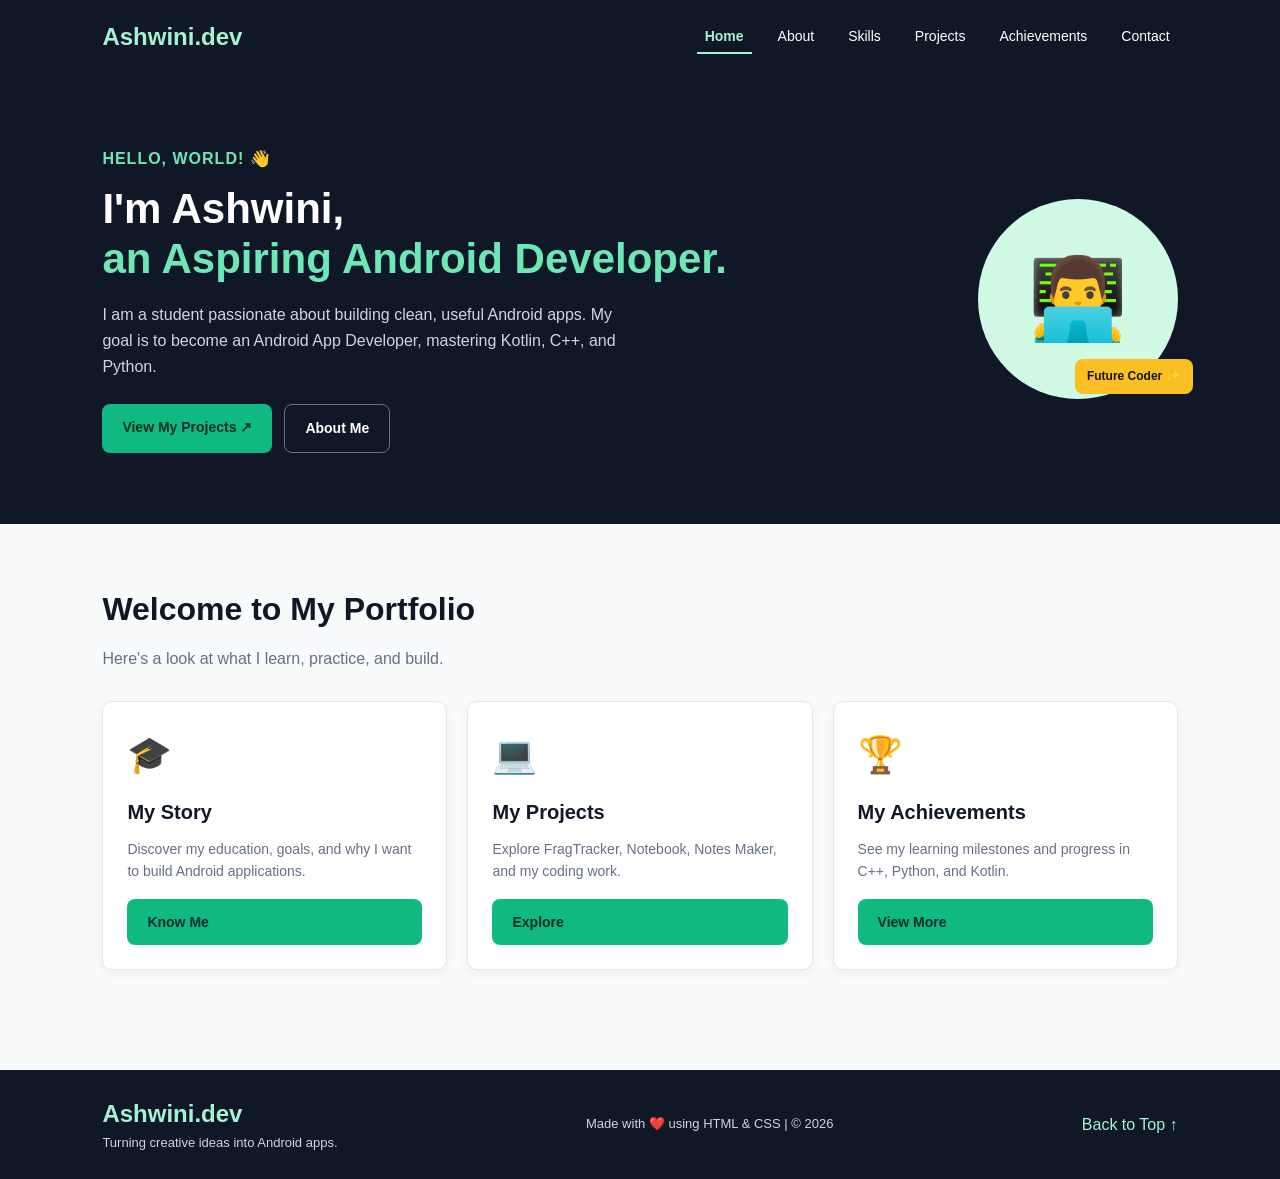
<file: index.html>
<!DOCTYPE html>
<html lang="en">
<head>
  <meta charset="UTF-8">
  <meta name="viewport" content="width=device-width, initial-scale=1.0">
  <title>Ashwini.dev | Home</title>
  <link rel="stylesheet" href="style.css">
</head>
<body>

  <!-- NAVBAR -->
  <header class="navbar">
    <a href="index.html" class="logo">Ashwini.dev</a>

    <nav class="nav-links">
      <a href="index.html" class="active">Home</a>
      <a href="about.html">About</a>
      <a href="skills.html">Skills</a>
      <a href="projects.html">Projects</a>
      <a href="achievements.html">Achievements</a>
      <a href="contact.html">Contact</a>
    </nav>
  </header>

  <!-- HERO SECTION -->
  <main>
    <section class="hero">
      <div class="hero-content">
        <div class="hello">HELLO, WORLD! 👋</div>

        <h1>I'm Ashwini,<br>
          <span>an Aspiring Android Developer.</span>
        </h1>

        <p>
          I am a student passionate about building clean, useful Android apps.
          My goal is to become an Android App Developer, mastering Kotlin, C++, and Python.
        </p>

        <div class="hero-buttons">
          <a href="projects.html" class="btn">View My Projects ↗</a>
          <a href="about.html" class="btn btn-outline">About Me</a>
        </div>
      </div>

      <div class="profile">
        👨‍💻
        <span class="badge">Future Coder ✨</span>
      </div>
    </section>

    <!-- WELCOME SECTION WITH CARDS -->
    <section>
      <h2 class="section-title">Welcome to My Portfolio</h2>
      <p class="section-intro">
        Here's a look at what I learn, practice, and build.
      </p>

      <div class="cards">
        <div class="card">
          <div class="card-icon">🎓</div>
          <h3>My Story</h3>
          <p>Discover my education, goals, and why I want to build Android applications.</p>
          <a href="about.html" class="btn">Know Me</a>
        </div>

        <div class="card">
          <div class="card-icon">💻</div>
          <h3>My Projects</h3>
          <p>Explore FragTracker, Notebook, Notes Maker, and my coding work.</p>
          <a href="projects.html" class="btn">Explore</a>
        </div>

        <div class="card">
          <div class="card-icon">🏆</div>
          <h3>My Achievements</h3>
          <p>See my learning milestones and progress in C++, Python, and Kotlin.</p>
          <a href="achievements.html" class="btn">View More</a>
        </div>
      </div>
    </section>
  </main>

  <!-- FOOTER -->
  <footer>
    <div>
      <a href="index.html" class="logo">Ashwini.dev</a>
      <p>Turning creative ideas into Android apps.</p>
    </div>

    <p>Made with ❤️ using HTML & CSS | © 2026</p>

    <a href="index.html">Back to Top ↑</a>
  </footer>

</body>
</html>
</file>
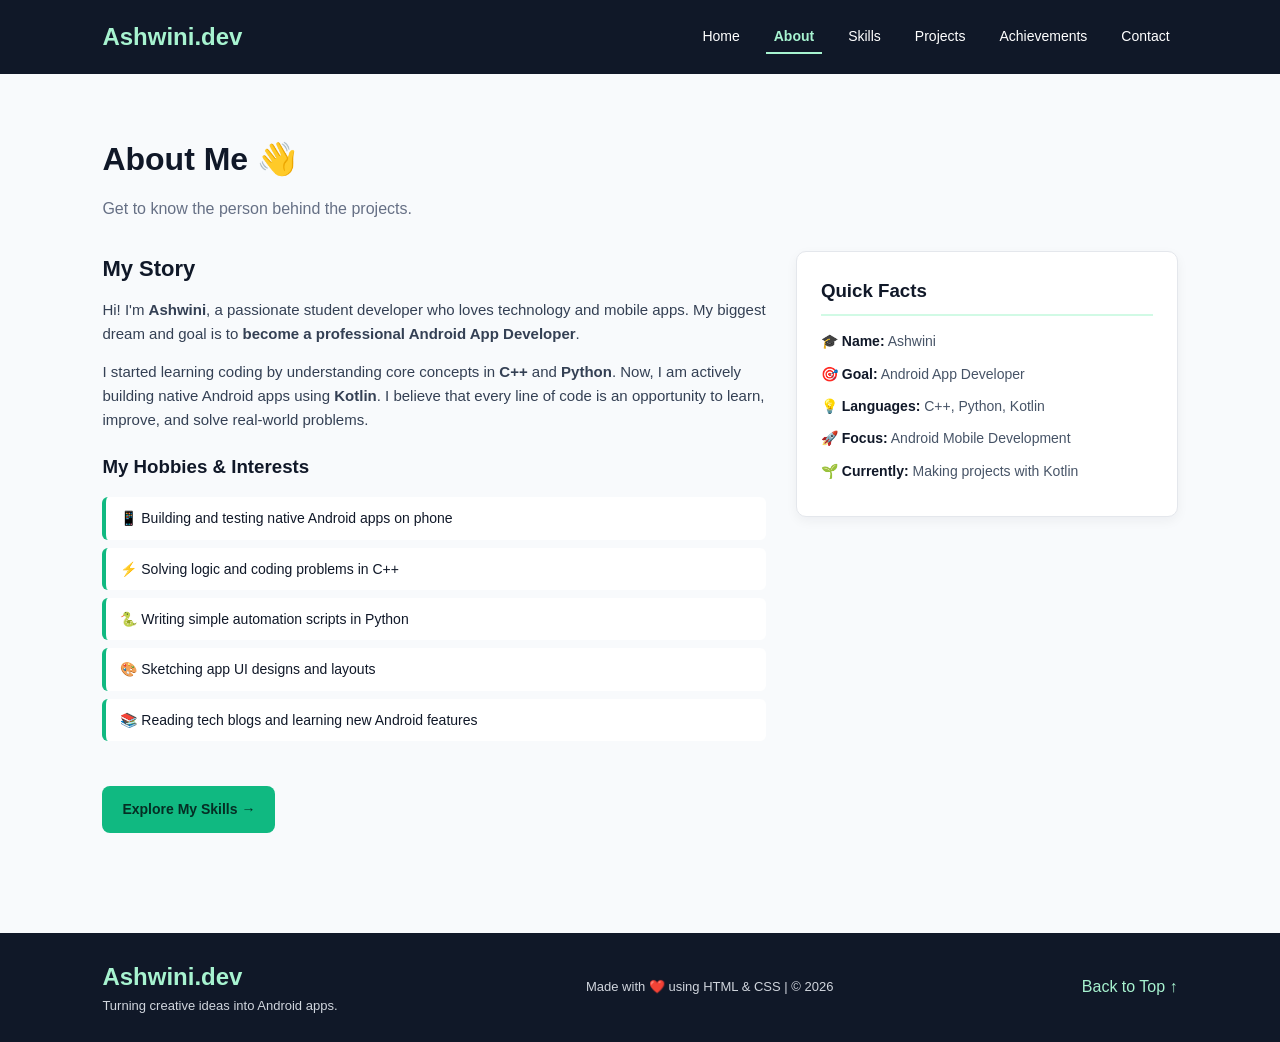
<file: about.html>
<!DOCTYPE html>
<html lang="en">
<head>
  <meta charset="UTF-8">
  <meta name="viewport" content="width=device-width, initial-scale=1.0">
  <title>Ashwini.dev | About Me</title>
  <link rel="stylesheet" href="style.css">
</head>
<body>

  <!-- NAVBAR -->
  <header class="navbar">
    <a href="index.html" class="logo">Ashwini.dev</a>

    <nav class="nav-links">
      <a href="index.html">Home</a>
      <a href="about.html" class="active">About</a>
      <a href="skills.html">Skills</a>
      <a href="projects.html">Projects</a>
      <a href="achievements.html">Achievements</a>
      <a href="contact.html">Contact</a>
    </nav>
  </header>

  <!-- ABOUT SECTION -->
  <main>
    <section>
      <h1 class="section-title">About Me 👋</h1>
      <p class="section-intro">Get to know the person behind the projects.</p>

      <div class="about-layout">
        <div class="about-text">
          <h2>My Story</h2>
          <p>
            Hi! I'm <strong>Ashwini</strong>, a passionate student developer who loves technology and mobile apps.
            My biggest dream and goal is to <strong>become a professional Android App Developer</strong>.
          </p>
          <p>
            I started learning coding by understanding core concepts in <strong>C++</strong> and <strong>Python</strong>.
            Now, I am actively building native Android apps using <strong>Kotlin</strong>.
            I believe that every line of code is an opportunity to learn, improve, and solve real-world problems.
          </p>

          <h3 style="margin-top: 20px; margin-bottom: 8px;">My Hobbies & Interests</h3>
          <ul class="hobbies-list">
            <li>📱 Building and testing native Android apps on phone</li>
            <li>⚡ Solving logic and coding problems in C++</li>
            <li>🐍 Writing simple automation scripts in Python</li>
            <li>🎨 Sketching app UI designs and layouts</li>
            <li>📚 Reading tech blogs and learning new Android features</li>
          </ul>
        </div>

        <div class="quick-facts">
          <h3>Quick Facts</h3>
          <p>🎓 <strong>Name:</strong> Ashwini</p>
          <p>🎯 <strong>Goal:</strong> Android App Developer</p>
          <p>💡 <strong>Languages:</strong> C++, Python, Kotlin</p>
          <p>🚀 <strong>Focus:</strong> Android Mobile Development</p>
          <p>🌱 <strong>Currently:</strong> Making projects with Kotlin</p>
        </div>
      </div>

      <div style="margin-top: 30px;">
        <a href="skills.html" class="btn">Explore My Skills →</a>
      </div>
    </section>
  </main>

  <!-- FOOTER -->
  <footer>
    <div>
      <a href="index.html" class="logo">Ashwini.dev</a>
      <p>Turning creative ideas into Android apps.</p>
    </div>

    <p>Made with ❤️ using HTML & CSS | © 2026</p>

    <a href="about.html">Back to Top ↑</a>
  </footer>

</body>
</html>
</file>
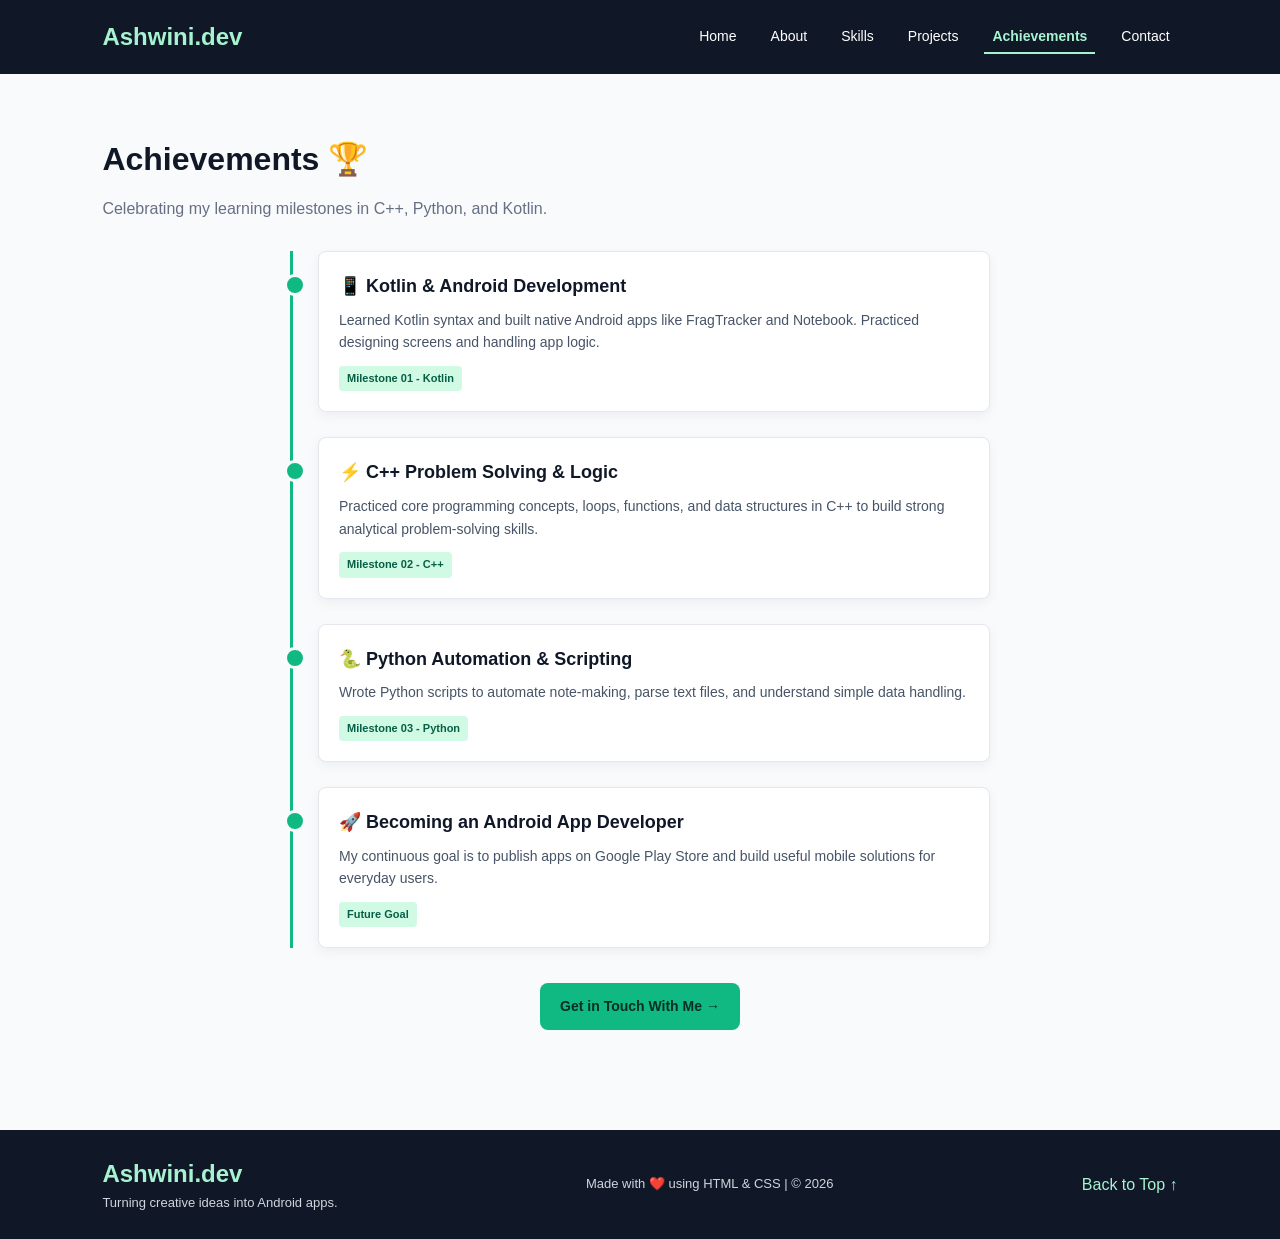
<file: achievements.html>
<!DOCTYPE html>
<html lang="en">
<head>
  <meta charset="UTF-8">
  <meta name="viewport" content="width=device-width, initial-scale=1.0">
  <title>Ashwini.dev | Achievements</title>
  <link rel="stylesheet" href="style.css">
</head>
<body>

  <!-- NAVBAR -->
  <header class="navbar">
    <a href="index.html" class="logo">Ashwini.dev</a>

    <nav class="nav-links">
      <a href="index.html">Home</a>
      <a href="about.html">About</a>
      <a href="skills.html">Skills</a>
      <a href="projects.html">Projects</a>
      <a href="achievements.html" class="active">Achievements</a>
      <a href="contact.html">Contact</a>
    </nav>
  </header>

  <!-- ACHIEVEMENTS SECTION -->
  <main>
    <section>
      <h1 class="section-title">Achievements 🏆</h1>
      <p class="section-intro">
        Celebrating my learning milestones in C++, Python, and Kotlin.
      </p>

      <div class="timeline">
        <!-- MILESTONE 1: KOTLIN -->
        <div class="timeline-item">
          <h3>📱 Kotlin & Android Development</h3>
          <p>
            Learned Kotlin syntax and built native Android apps like FragTracker and Notebook.
            Practiced designing screens and handling app logic.
          </p>
          <small>Milestone 01 - Kotlin</small>
        </div>

        <!-- MILESTONE 2: C++ -->
        <div class="timeline-item">
          <h3>⚡ C++ Problem Solving & Logic</h3>
          <p>
            Practiced core programming concepts, loops, functions, and data structures in C++
            to build strong analytical problem-solving skills.
          </p>
          <small>Milestone 02 - C++</small>
        </div>

        <!-- MILESTONE 3: PYTHON -->
        <div class="timeline-item">
          <h3>🐍 Python Automation & Scripting</h3>
          <p>
            Wrote Python scripts to automate note-making, parse text files, and understand
            simple data handling.
          </p>
          <small>Milestone 03 - Python</small>
        </div>

        <!-- MILESTONE 4: NEXT GOAL -->
        <div class="timeline-item">
          <h3>🚀 Becoming an Android App Developer</h3>
          <p>
            My continuous goal is to publish apps on Google Play Store and build useful
            mobile solutions for everyday users.
          </p>
          <small>Future Goal</small>
        </div>
      </div>

      <div style="text-align: center; margin-top: 35px;">
        <a href="contact.html" class="btn">Get in Touch With Me →</a>
      </div>
    </section>
  </main>

  <!-- FOOTER -->
  <footer>
    <div>
      <a href="index.html" class="logo">Ashwini.dev</a>
      <p>Turning creative ideas into Android apps.</p>
    </div>

    <p>Made with ❤️ using HTML & CSS | © 2026</p>

    <a href="achievements.html">Back to Top ↑</a>
  </footer>

</body>
</html>
</file>
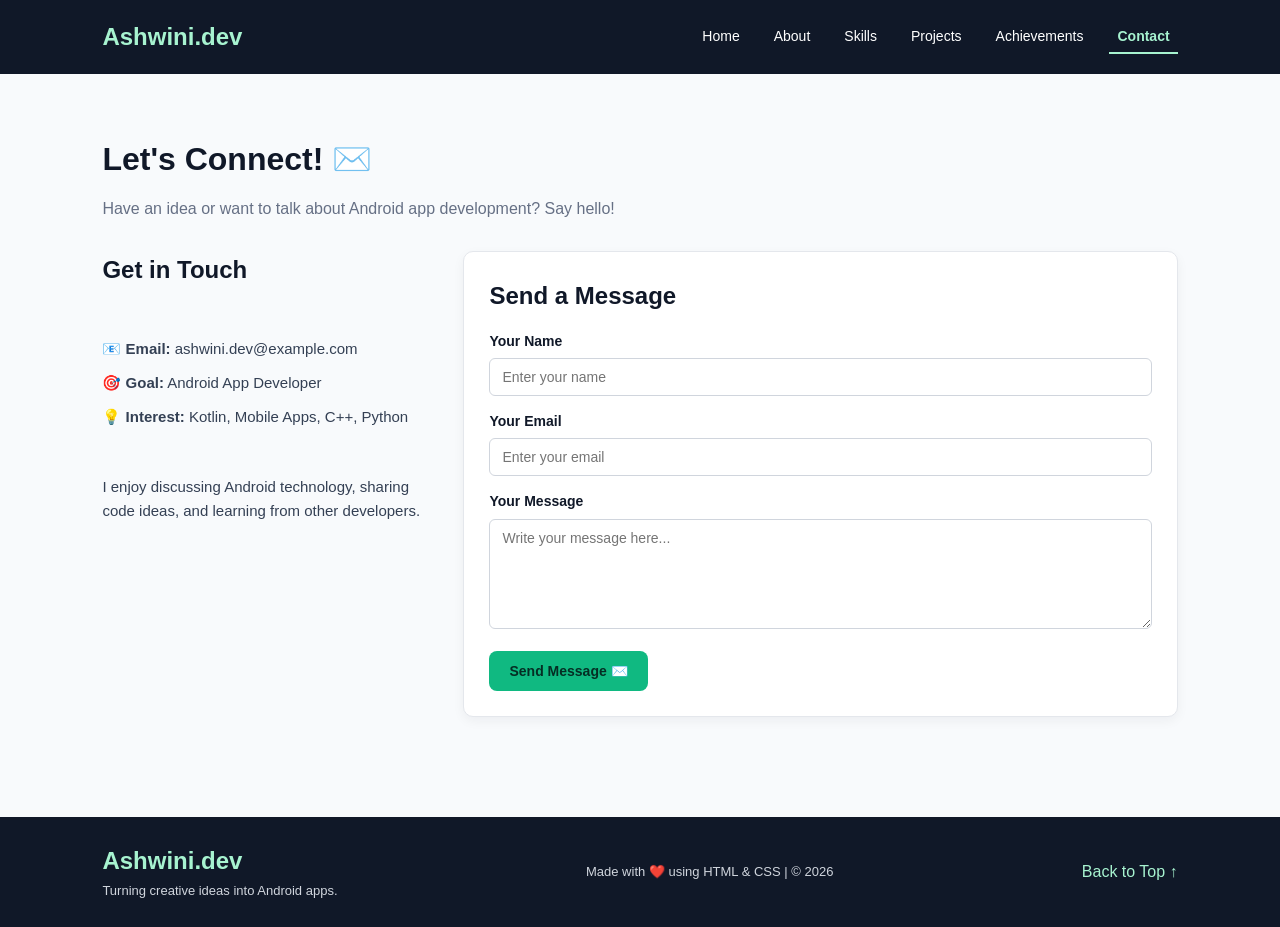
<file: contact.html>
<!DOCTYPE html>
<html lang="en">
<head>
  <meta charset="UTF-8">
  <meta name="viewport" content="width=device-width, initial-scale=1.0">
  <title>Ashwini.dev | Contact</title>
  <link rel="stylesheet" href="style.css">
</head>
<body>

  <!-- NAVBAR -->
  <header class="navbar">
    <a href="index.html" class="logo">Ashwini.dev</a>

    <nav class="nav-links">
      <a href="index.html">Home</a>
      <a href="about.html">About</a>
      <a href="skills.html">Skills</a>
      <a href="projects.html">Projects</a>
      <a href="achievements.html">Achievements</a>
      <a href="contact.html" class="active">Contact</a>
    </nav>
  </header>

  <!-- CONTACT SECTION -->
  <main>
    <section>
      <h1 class="section-title">Let's Connect! ✉️</h1>
      <p class="section-intro">
        Have an idea or want to talk about Android app development? Say hello!
      </p>

      <div class="contact-layout">
        <div class="contact-info">
          <h2>Get in Touch</h2>
          <br>
          <p>📧 <strong>Email:</strong> ashwini.dev@example.com</p>
          <p>🎯 <strong>Goal:</strong> Android App Developer</p>
          <p>💡 <strong>Interest:</strong> Kotlin, Mobile Apps, C++, Python</p>
          <br>
          <p>
            I enjoy discussing Android technology, sharing code ideas,
            and learning from other developers.
          </p>
        </div>

        <form class="contact-form" action="mailto:ashwini.dev@example.com" method="post" enctype="text/plain">
          <h2>Send a Message</h2>

          <label for="name">Your Name</label>
          <input type="text" id="name" name="name" placeholder="Enter your name" required>

          <label for="email">Your Email</label>
          <input type="email" id="email" name="email" placeholder="Enter your email" required>

          <label for="message">Your Message</label>
          <textarea id="message" name="message" placeholder="Write your message here..." required></textarea>

          <button type="submit" class="btn">Send Message ✉️</button>
        </form>
      </div>
    </section>
  </main>

  <!-- FOOTER -->
  <footer>
    <div>
      <a href="index.html" class="logo">Ashwini.dev</a>
      <p>Turning creative ideas into Android apps.</p>
    </div>

    <p>Made with ❤️ using HTML & CSS | © 2026</p>

    <a href="contact.html">Back to Top ↑</a>
  </footer>

</body>
</html>
</file>
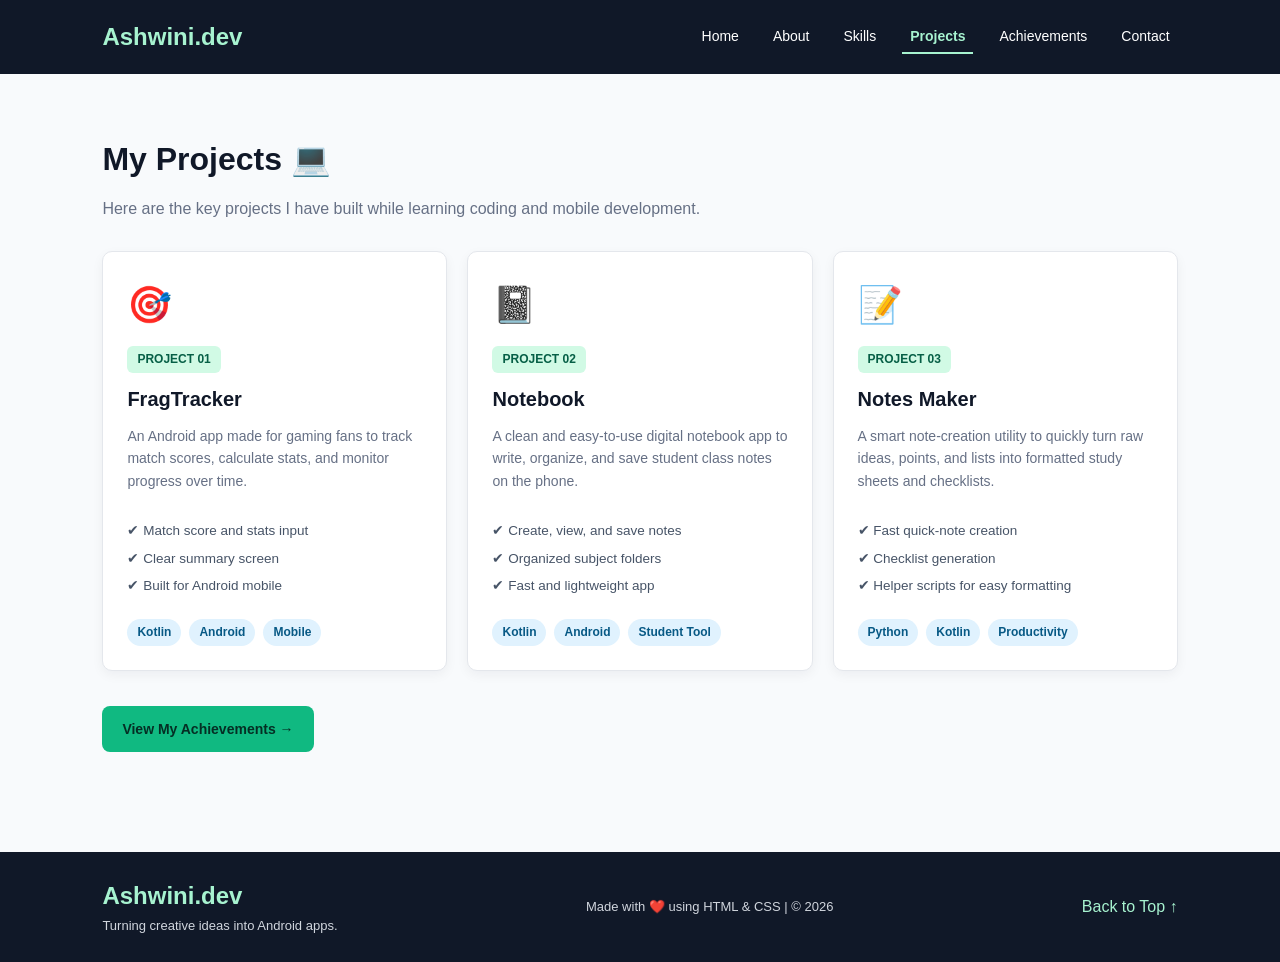
<file: projects.html>
<!DOCTYPE html>
<html lang="en">
<head>
  <meta charset="UTF-8">
  <meta name="viewport" content="width=device-width, initial-scale=1.0">
  <title>Ashwini.dev | Projects</title>
  <link rel="stylesheet" href="style.css">
</head>
<body>

  <!-- NAVBAR -->
  <header class="navbar">
    <a href="index.html" class="logo">Ashwini.dev</a>

    <nav class="nav-links">
      <a href="index.html">Home</a>
      <a href="about.html">About</a>
      <a href="skills.html">Skills</a>
      <a href="projects.html" class="active">Projects</a>
      <a href="achievements.html">Achievements</a>
      <a href="contact.html">Contact</a>
    </nav>
  </header>

  <!-- PROJECTS SECTION -->
  <main>
    <section>
      <h1 class="section-title">My Projects 💻</h1>
      <p class="section-intro">
        Here are the key projects I have built while learning coding and mobile development.
      </p>

      <div class="cards">
        <!-- PROJECT 1: FRAGTRACKER -->
        <div class="card">
          <div class="card-icon">🎯</div>
          <span class="project-number">PROJECT 01</span>
          <h3>FragTracker</h3>
          <p>
            An Android app made for gaming fans to track match scores, calculate stats,
            and monitor progress over time.
          </p>
          <ul class="project-features">
            <li>✔ Match score and stats input</li>
            <li>✔ Clear summary screen</li>
            <li>✔ Built for Android mobile</li>
          </ul>
          <div class="tags">
            <span class="tag">Kotlin</span>
            <span class="tag">Android</span>
            <span class="tag">Mobile</span>
          </div>
        </div>

        <!-- PROJECT 2: NOTEBOOK -->
        <div class="card">
          <div class="card-icon">📓</div>
          <span class="project-number">PROJECT 02</span>
          <h3>Notebook</h3>
          <p>
            A clean and easy-to-use digital notebook app to write, organize,
            and save student class notes on the phone.
          </p>
          <ul class="project-features">
            <li>✔ Create, view, and save notes</li>
            <li>✔ Organized subject folders</li>
            <li>✔ Fast and lightweight app</li>
          </ul>
          <div class="tags">
            <span class="tag">Kotlin</span>
            <span class="tag">Android</span>
            <span class="tag">Student Tool</span>
          </div>
        </div>

        <!-- PROJECT 3: NOTES MAKER -->
        <div class="card">
          <div class="card-icon">📝</div>
          <span class="project-number">PROJECT 03</span>
          <h3>Notes Maker</h3>
          <p>
            A smart note-creation utility to quickly turn raw ideas, points, and lists
            into formatted study sheets and checklists.
          </p>
          <ul class="project-features">
            <li>✔ Fast quick-note creation</li>
            <li>✔ Checklist generation</li>
            <li>✔ Helper scripts for easy formatting</li>
          </ul>
          <div class="tags">
            <span class="tag">Python</span>
            <span class="tag">Kotlin</span>
            <span class="tag">Productivity</span>
          </div>
        </div>
      </div>

      <div style="margin-top: 35px;">
        <a href="achievements.html" class="btn">View My Achievements →</a>
      </div>
    </section>
  </main>

  <!-- FOOTER -->
  <footer>
    <div>
      <a href="index.html" class="logo">Ashwini.dev</a>
      <p>Turning creative ideas into Android apps.</p>
    </div>

    <p>Made with ❤️ using HTML & CSS | © 2026</p>

    <a href="projects.html">Back to Top ↑</a>
  </footer>

</body>
</html>
</file>
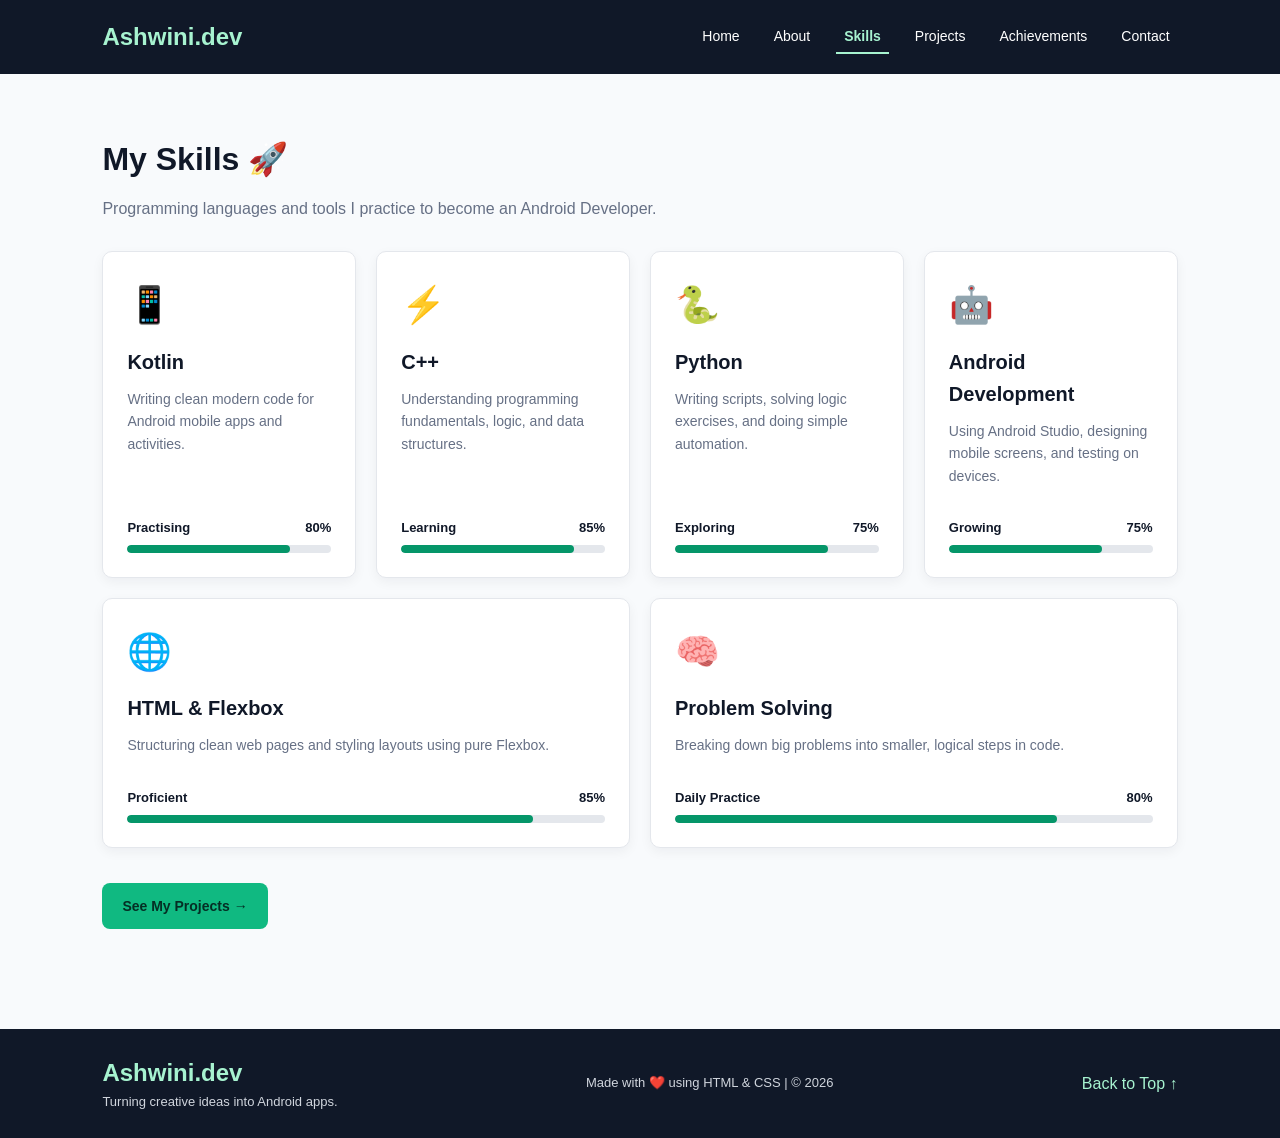
<file: skills.html>
<!DOCTYPE html>
<html lang="en">
<head>
  <meta charset="UTF-8">
  <meta name="viewport" content="width=device-width, initial-scale=1.0">
  <title>Ashwini.dev | Skills</title>
  <link rel="stylesheet" href="style.css">
</head>
<body>

  <!-- NAVBAR -->
  <header class="navbar">
    <a href="index.html" class="logo">Ashwini.dev</a>

    <nav class="nav-links">
      <a href="index.html">Home</a>
      <a href="about.html">About</a>
      <a href="skills.html" class="active">Skills</a>
      <a href="projects.html">Projects</a>
      <a href="achievements.html">Achievements</a>
      <a href="contact.html">Contact</a>
    </nav>
  </header>

  <!-- SKILLS SECTION -->
  <main>
    <section>
      <h1 class="section-title">My Skills 🚀</h1>
      <p class="section-intro">
        Programming languages and tools I practice to become an Android Developer.
      </p>

      <div class="cards">
        <!-- 1. KOTLIN -->
        <div class="card">
          <div class="card-icon">📱</div>
          <h3>Kotlin</h3>
          <p>Writing clean modern code for Android mobile apps and activities.</p>
          <div class="skill-label">
            <span>Practising</span><span>80%</span>
          </div>
          <div class="progress">
            <div class="progress-bar" style="width: 80%;"></div>
          </div>
        </div>

        <!-- 2. C++ -->
        <div class="card">
          <div class="card-icon">⚡</div>
          <h3>C++</h3>
          <p>Understanding programming fundamentals, logic, and data structures.</p>
          <div class="skill-label">
            <span>Learning</span><span>85%</span>
          </div>
          <div class="progress">
            <div class="progress-bar" style="width: 85%;"></div>
          </div>
        </div>

        <!-- 3. PYTHON -->
        <div class="card">
          <div class="card-icon">🐍</div>
          <h3>Python</h3>
          <p>Writing scripts, solving logic exercises, and doing simple automation.</p>
          <div class="skill-label">
            <span>Exploring</span><span>75%</span>
          </div>
          <div class="progress">
            <div class="progress-bar" style="width: 75%;"></div>
          </div>
        </div>

        <!-- 4. ANDROID DEVELOPMENT -->
        <div class="card">
          <div class="card-icon">🤖</div>
          <h3>Android Development</h3>
          <p>Using Android Studio, designing mobile screens, and testing on devices.</p>
          <div class="skill-label">
            <span>Growing</span><span>75%</span>
          </div>
          <div class="progress">
            <div class="progress-bar" style="width: 75%;"></div>
          </div>
        </div>

        <!-- 5. HTML & CSS FLEXBOX -->
        <div class="card">
          <div class="card-icon">🌐</div>
          <h3>HTML & Flexbox</h3>
          <p>Structuring clean web pages and styling layouts using pure Flexbox.</p>
          <div class="skill-label">
            <span>Proficient</span><span>85%</span>
          </div>
          <div class="progress">
            <div class="progress-bar" style="width: 85%;"></div>
          </div>
        </div>

        <!-- 6. PROBLEM SOLVING -->
        <div class="card">
          <div class="card-icon">🧠</div>
          <h3>Problem Solving</h3>
          <p>Breaking down big problems into smaller, logical steps in code.</p>
          <div class="skill-label">
            <span>Daily Practice</span><span>80%</span>
          </div>
          <div class="progress">
            <div class="progress-bar" style="width: 80%;"></div>
          </div>
        </div>
      </div>

      <div style="margin-top: 35px;">
        <a href="projects.html" class="btn">See My Projects →</a>
      </div>
    </section>
  </main>

  <!-- FOOTER -->
  <footer>
    <div>
      <a href="index.html" class="logo">Ashwini.dev</a>
      <p>Turning creative ideas into Android apps.</p>
    </div>

    <p>Made with ❤️ using HTML & CSS | © 2026</p>

    <a href="skills.html">Back to Top ↑</a>
  </footer>

</body>
</html>
</file>
<file: style.css>
* {
  margin: 0;
  padding: 0;
  box-sizing: border-box;
}

body {
  font-family: Arial, sans-serif;
  background-color: #f8fafc;
  color: #101828;
  line-height: 1.6;
}

a {
  text-decoration: none;
}


section {
  padding: 60px 8%;
}

.section-title {
  font-size: 32px;
  color: #101828;
  margin-bottom: 10px;
}

.section-intro {
  color: #667085;
  margin-bottom: 30px;
  font-size: 16px;
}


.navbar {
  display: flex;
  justify-content: space-between;
  align-items: center;
  flex-wrap: wrap;
  gap: 15px;
  padding: 18px 8%;
  background-color: #101828;
  position: sticky;
  top: 0;
  z-index: 10;
}

.logo {
  color: #a7f3d0;
  font-size: 24px;
  font-weight: bold;
}

.nav-links {
  display: flex;
  flex-wrap: wrap;
  gap: 18px;
}

.nav-links a {
  color: #ffffff;
  font-size: 14px;
  padding: 5px 8px;
  transition: 0.2s;
}

.nav-links a:hover {
  color: #a7f3d0;
}


.nav-links a.active {
  color: #a7f3d0;
  border-bottom: 2px solid #a7f3d0;
  font-weight: bold;
}


.hero {
  display: flex;
  justify-content: space-between;
  align-items: center;
  flex-wrap: wrap;
  gap: 40px;
  background-color: #101828;
  color: #ffffff;
  min-height: 450px;
}

.hero-content {
  flex: 1;
  min-width: 280px;
}

.hero-content .hello {
  color: #6ee7b7;
  font-weight: bold;
  margin-bottom: 12px;
  letter-spacing: 1px;
}

.hero h1 {
  font-size: 42px;
  line-height: 1.2;
  margin-bottom: 14px;
}

.hero h1 span {
  color: #6ee7b7;
}

.hero p {
  color: #d0d5dd;
  margin: 18px 0 25px;
  max-width: 520px;
  font-size: 16px;
}


.hero-buttons {
  display: flex;
  gap: 12px;
  flex-wrap: wrap;
}

.btn {
  display: inline-block;
  padding: 12px 20px;
  border-radius: 8px;
  background-color: #10b981;
  color: #052e24;
  font-weight: bold;
  font-size: 14px;
  border: none;
  cursor: pointer;
  transition: 0.3s;
}

.btn:hover {
  background-color: #6ee7b7;
}

.btn-outline {
  background-color: transparent;
  color: #ffffff;
  border: 1px solid #667085;
}

.btn-outline:hover {
  background-color: #344054;
  color: #ffffff;
}


.profile {
  position: relative;
  width: 200px;
  height: 200px;
  border-radius: 50%;
  background-color: #d1fae5;
  display: flex;
  justify-content: center;
  align-items: center;
  font-size: 80px;
  margin: 0 auto;
  flex-shrink: 0;
}

.badge {
  position: absolute;
  bottom: 5px;
  right: -15px;
  background-color: #fbbf24;
  color: #111827;
  padding: 8px 12px;
  border-radius: 8px;
  font-size: 12px;
  font-weight: bold;
}


.cards {
  display: flex;
  flex-wrap: wrap;
  gap: 20px;
}

.card {
  flex: 1 1 240px;
  background-color: #ffffff;
  padding: 24px;
  border-radius: 10px;
  border: 1px solid #e4e7ec;
  box-shadow: 0 4px 12px rgba(16, 24, 40, 0.05);
  display: flex;
  flex-direction: column;
}

.card:hover {
  border-color: #10b981;
}

.card-icon {
  font-size: 36px;
  margin-bottom: 12px;
}

.card h3 {
  font-size: 20px;
  margin-bottom: 10px;
  color: #101828;
}

.card p {
  color: #667085;
  font-size: 14px;
  margin-bottom: 16px;
  flex-grow: 1;
}


.skill-label {
  display: flex;
  justify-content: space-between;
  margin: 15px 0 6px;
  font-size: 13px;
  font-weight: bold;
}

.progress {
  height: 8px;
  border-radius: 10px;
  background-color: #e4e7ec;
  overflow: hidden;
}

.progress-bar {
  height: 100%;
  background-color: #059669;
  border-radius: 10px;
}


.project-number {
  display: inline-block;
  background-color: #d1fae5;
  color: #065f46;
  padding: 4px 10px;
  border-radius: 6px;
  font-size: 12px;
  font-weight: bold;
  margin-bottom: 10px;
  width: fit-content;
}

.project-features {
  list-style: none;
  margin: 12px 0 16px;
  font-size: 13.5px;
  color: #475467;
}

.project-features li {
  margin-bottom: 6px;
}

.tags {
  display: flex;
  gap: 8px;
  flex-wrap: wrap;
  margin-top: auto;
}

.tag {
  background-color: #e0f2fe;
  color: #075985;
  border-radius: 20px;
  padding: 4px 10px;
  font-size: 12px;
  font-weight: bold;
}


.about-layout {
  display: flex;
  gap: 30px;
  align-items: flex-start;
  flex-wrap: wrap;
}

.about-text {
  flex: 2;
  min-width: 280px;
}

.about-text h2 {
  margin-bottom: 12px;
  font-size: 22px;
}

.about-text p {
  color: #344054;
  margin-bottom: 14px;
  font-size: 15px;
}

.hobbies-list {
  list-style: none;
  margin: 15px 0;
}

.hobbies-list li {
  background-color: #ffffff;
  padding: 10px 14px;
  border-radius: 6px;
  margin-bottom: 8px;
  border-left: 4px solid #10b981;
  font-size: 14px;
}

.quick-facts {
  flex: 1;
  min-width: 240px;
  background-color: #ffffff;
  padding: 24px;
  border-radius: 10px;
  border: 1px solid #e4e7ec;
  box-shadow: 0 4px 12px rgba(16, 24, 40, 0.05);
}

.quick-facts h3 {
  margin-bottom: 14px;
  border-bottom: 2px solid #d1fae5;
  padding-bottom: 8px;
}

.quick-facts p {
  margin: 10px 0;
  font-size: 14px;
  color: #475467;
}

.quick-facts strong {
  color: #101828;
}


.timeline {
  max-width: 700px;
  margin: 0 auto;
  border-left: 3px solid #10b981;
  padding-left: 25px;
}

.timeline-item {
  position: relative;
  background-color: #ffffff;
  padding: 20px;
  border-radius: 8px;
  margin-bottom: 25px;
  border: 1px solid #e4e7ec;
  box-shadow: 0 4px 12px rgba(16, 24, 40, 0.05);
}

.timeline-item::before {
  content: "";
  position: absolute;
  left: -35px;
  top: 22px;
  width: 16px;
  height: 16px;
  background-color: #10b981;
  border: 3px solid #f8fafc;
  border-radius: 50%;
}

.timeline-item h3 {
  font-size: 18px;
  margin-bottom: 8px;
}

.timeline-item p {
  color: #475467;
  font-size: 14px;
  margin-bottom: 10px;
}

.timeline-item small {
  display: inline-block;
  background-color: #d1fae5;
  color: #065f46;
  padding: 4px 8px;
  border-radius: 4px;
  font-size: 11px;
  font-weight: bold;
}


.contact-layout {
  display: flex;
  gap: 30px;
  flex-wrap: wrap;
}

.contact-info {
  flex: 1;
  min-width: 250px;
}

.contact-info h2 {
  margin-bottom: 12px;
}

.contact-info p {
  margin: 10px 0;
  color: #344054;
  font-size: 15px;
}

.contact-form {
  flex: 2;
  min-width: 280px;
  background-color: #ffffff;
  padding: 25px;
  border-radius: 10px;
  border: 1px solid #e4e7ec;
  box-shadow: 0 4px 12px rgba(16, 24, 40, 0.05);
}

.contact-form label {
  display: block;
  font-weight: bold;
  margin: 14px 0 6px;
  font-size: 14px;
}

.contact-form input,
.contact-form textarea {
  width: 100%;
  padding: 10px 12px;
  border: 1px solid #d0d5dd;
  border-radius: 6px;
  font-size: 14px;
  font-family: inherit;
}

.contact-form textarea {
  resize: vertical;
  min-height: 110px;
}

.contact-form button {
  margin-top: 15px;
}

/* 11. FOOTER (Using Flexbox) */
footer {
  background-color: #101828;
  color: #ffffff;
  padding: 25px 8%;
  display: flex;
  justify-content: space-between;
  align-items: center;
  flex-wrap: wrap;
  gap: 15px;
  margin-top: 40px;
}

footer p {
  color: #d0d5dd;
  font-size: 13px;
}

footer a {
  color: #a7f3d0;
}


@media (max-width: 700px) {
  .navbar {
    flex-direction: column;
    align-items: flex-start;
  }

  .nav-links {
    gap: 10px;
  }

  .hero {
    flex-direction: column;
    text-align: center;
  }

  .hero-buttons {
    justify-content: center;
  }

  .profile {
    width: 160px;
    height: 160px;
    font-size: 65px;
  }

  footer {
    flex-direction: column;
    text-align: center;
  }
}
</file>
